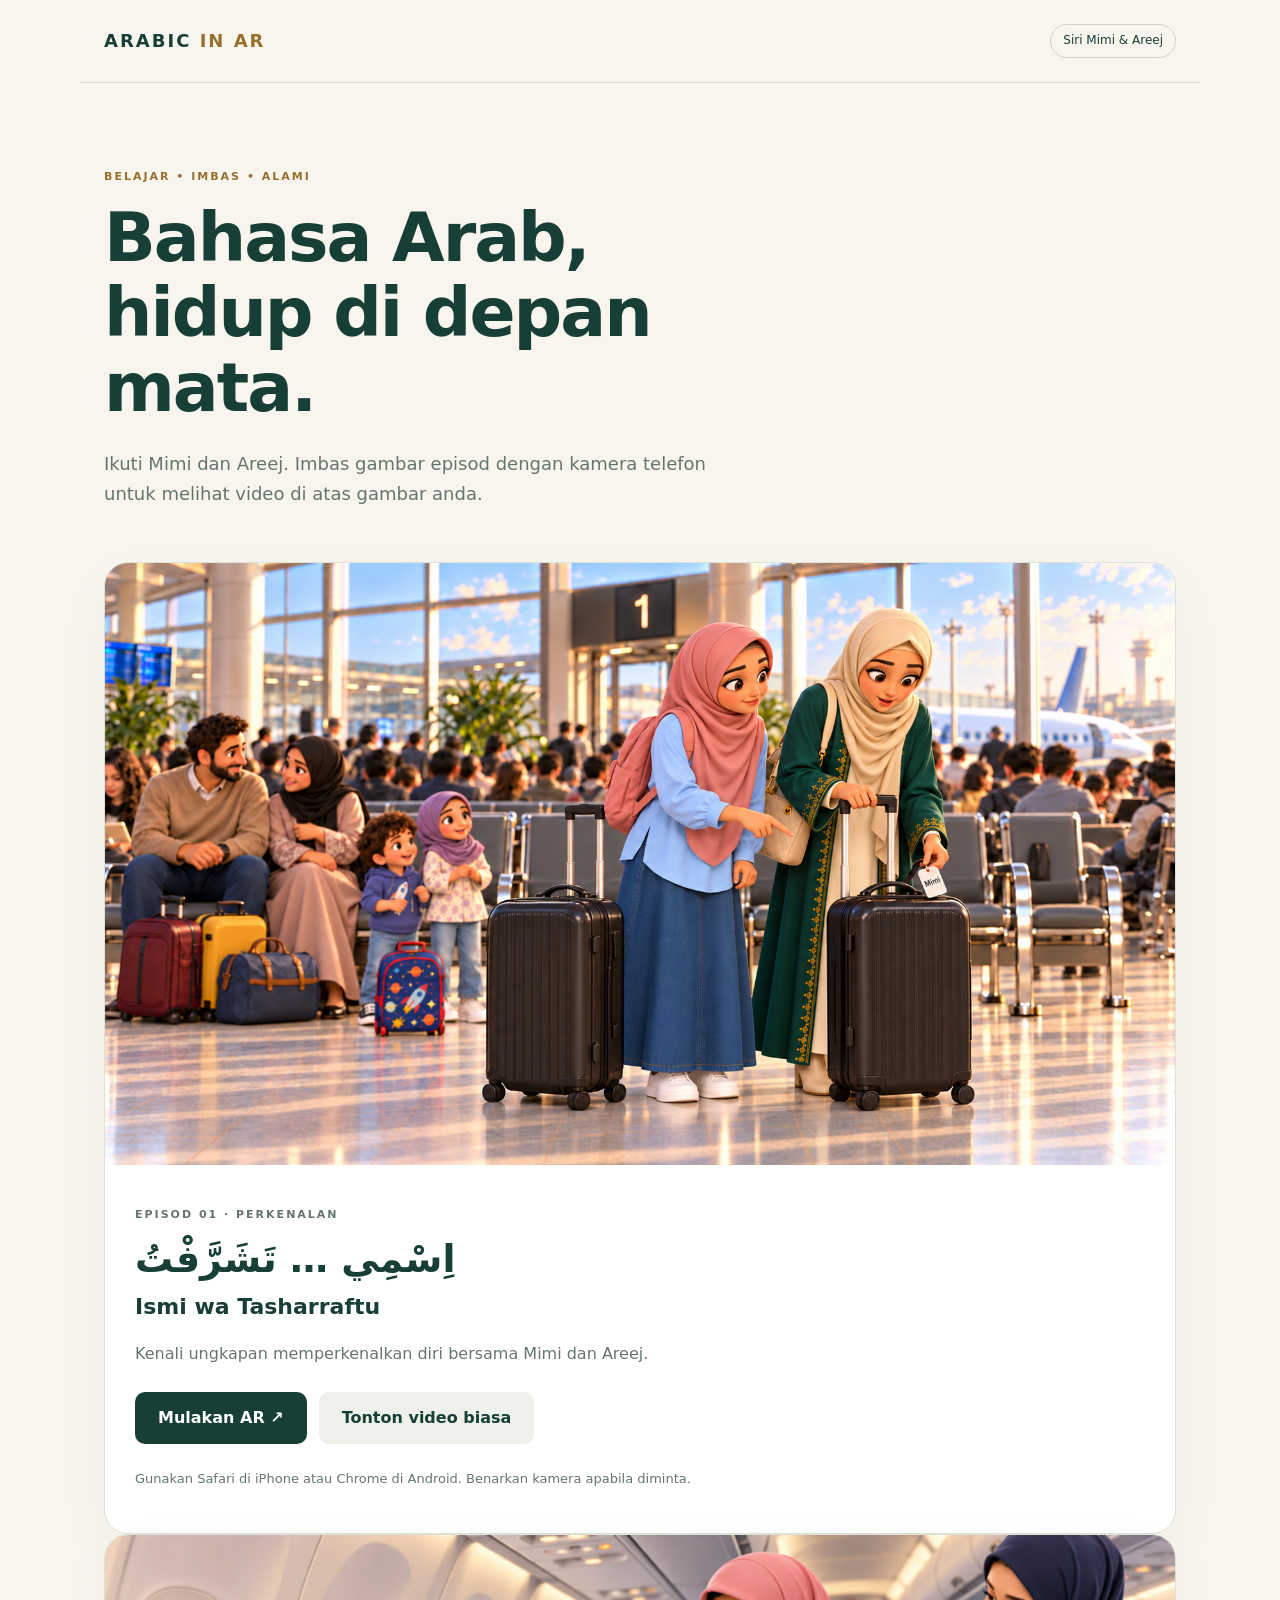
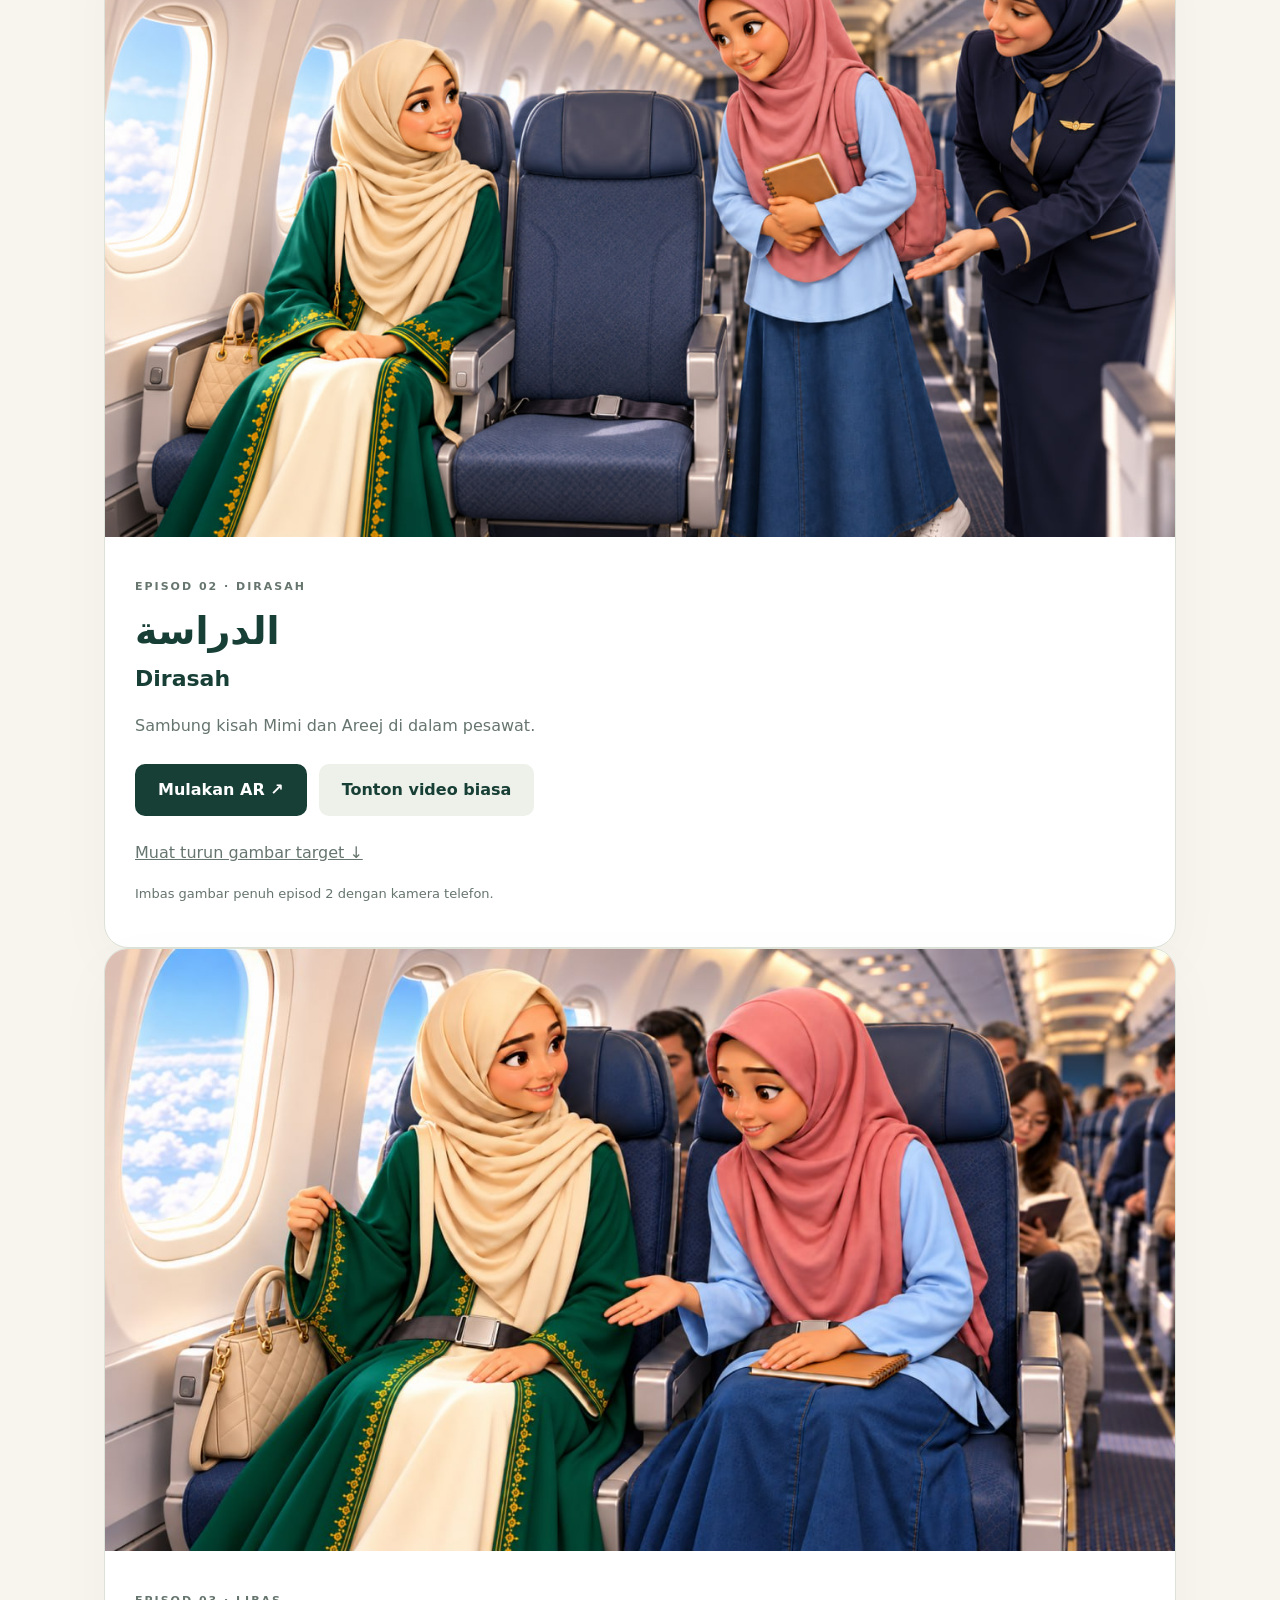
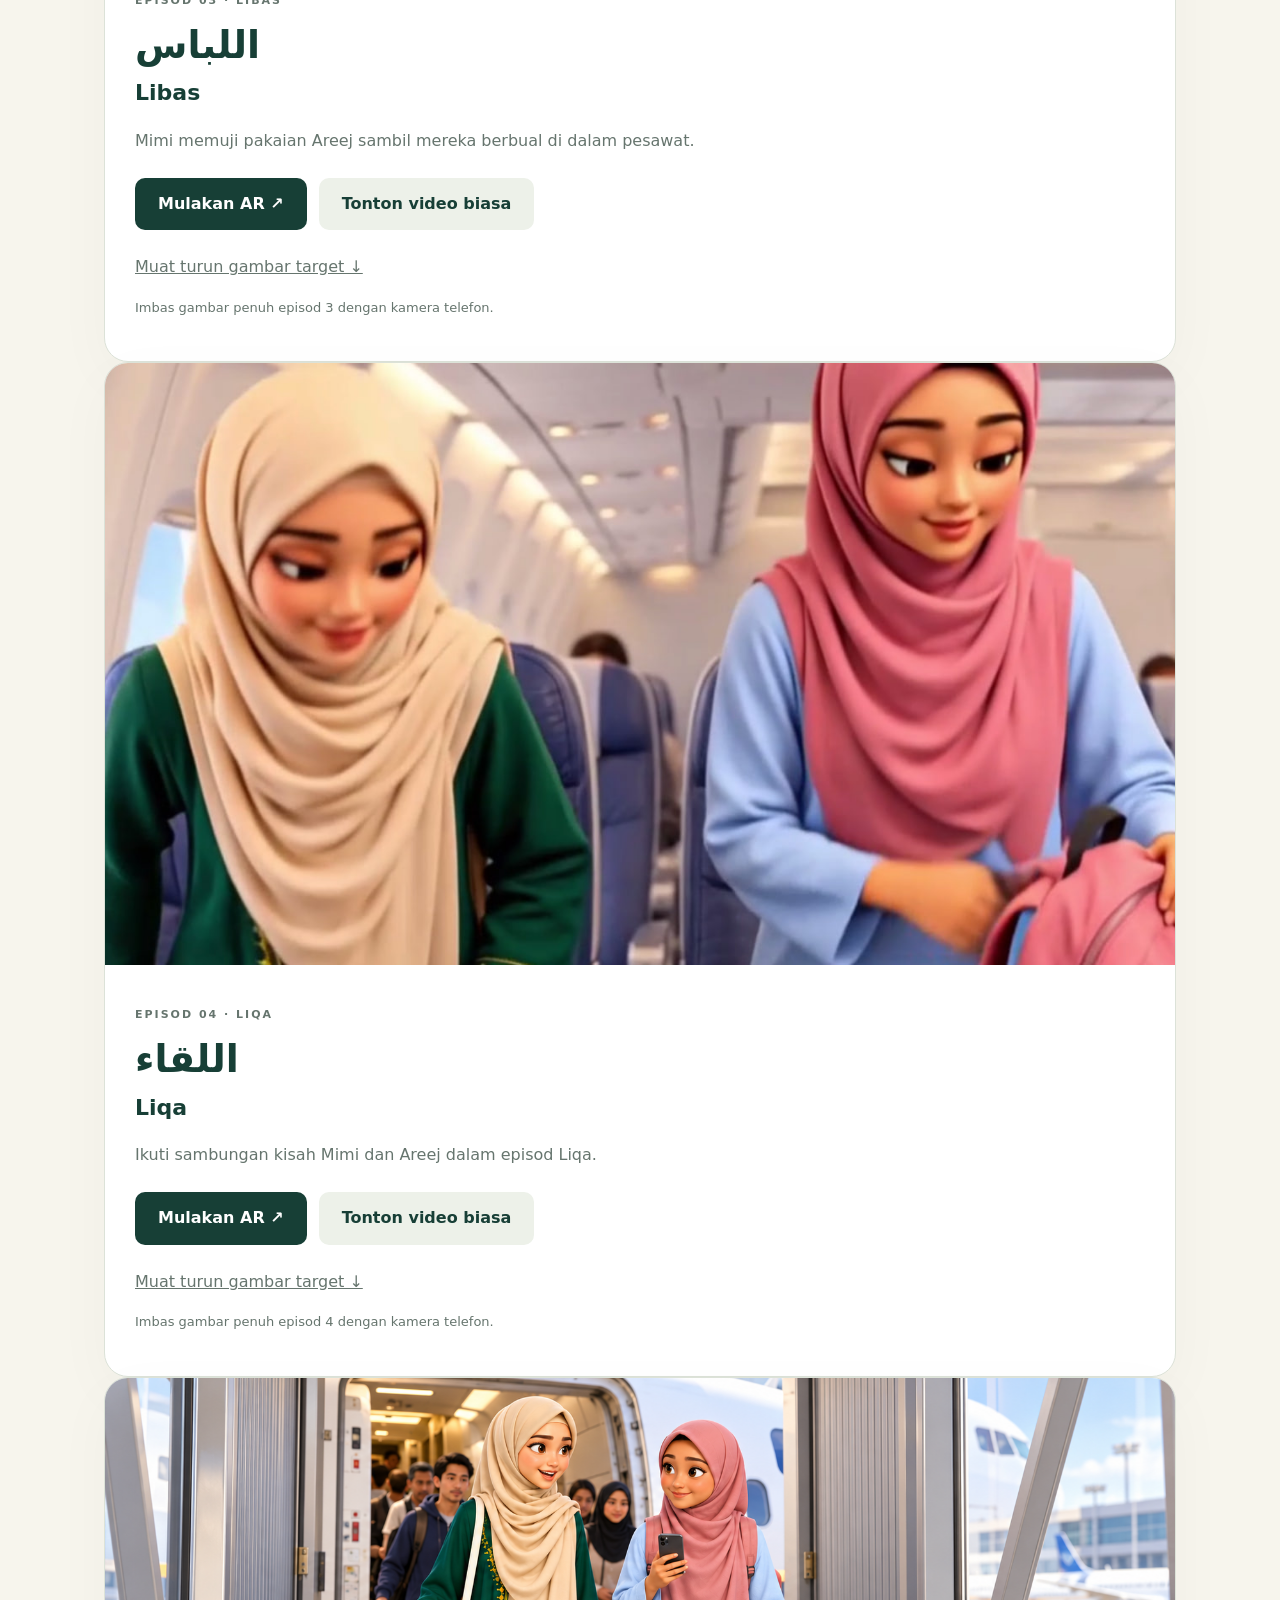
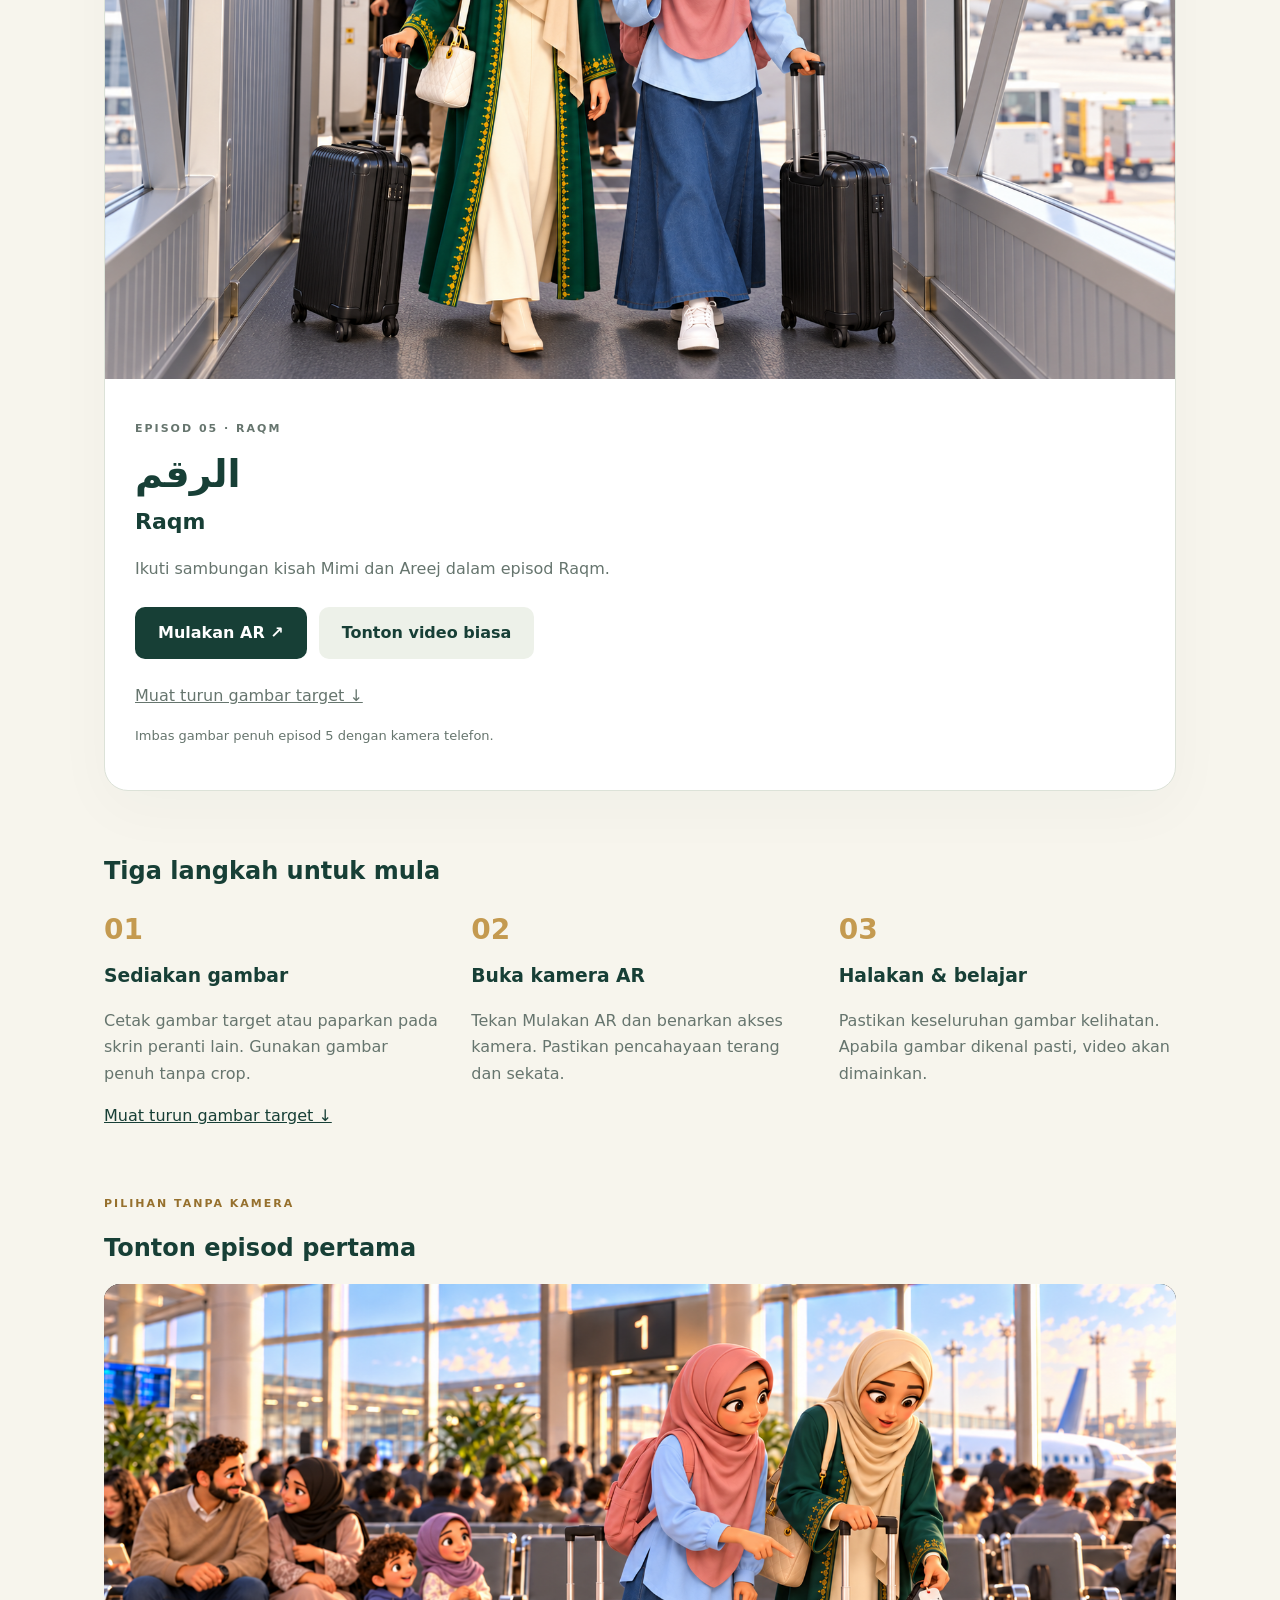
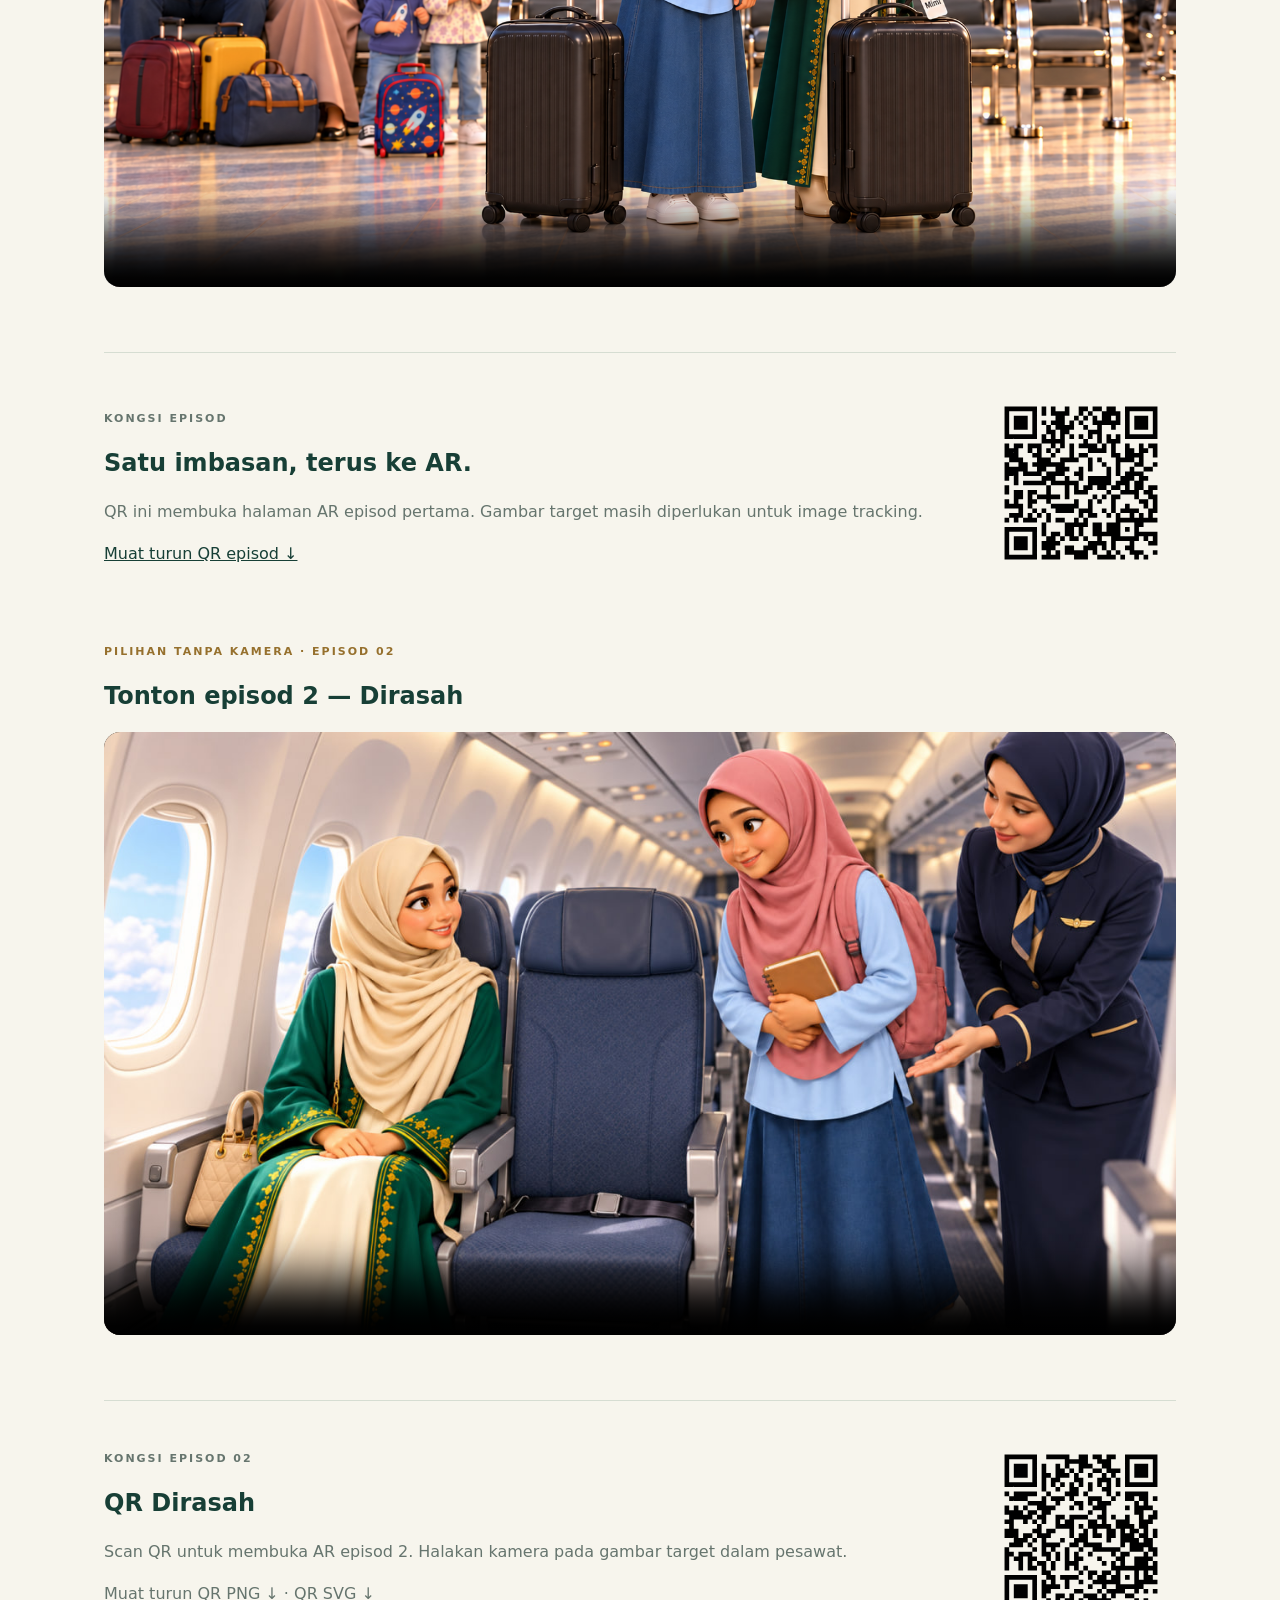
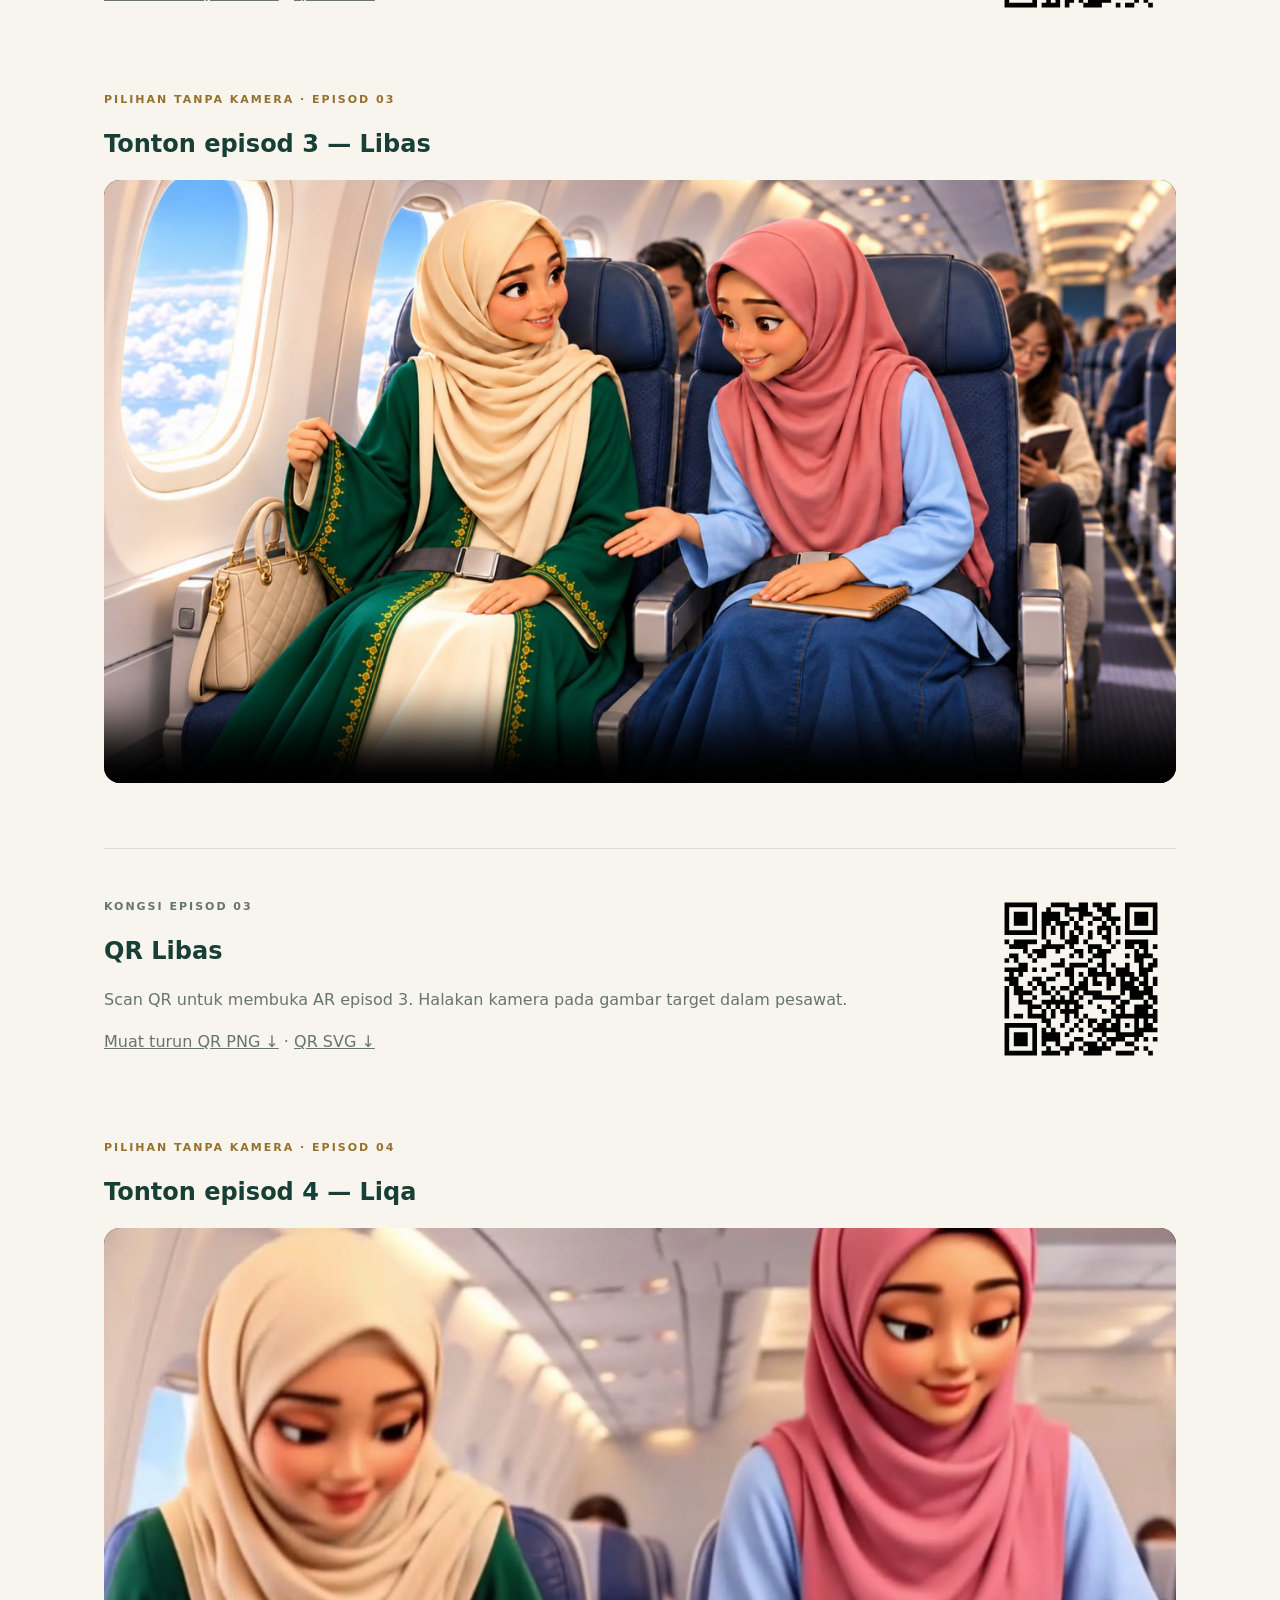
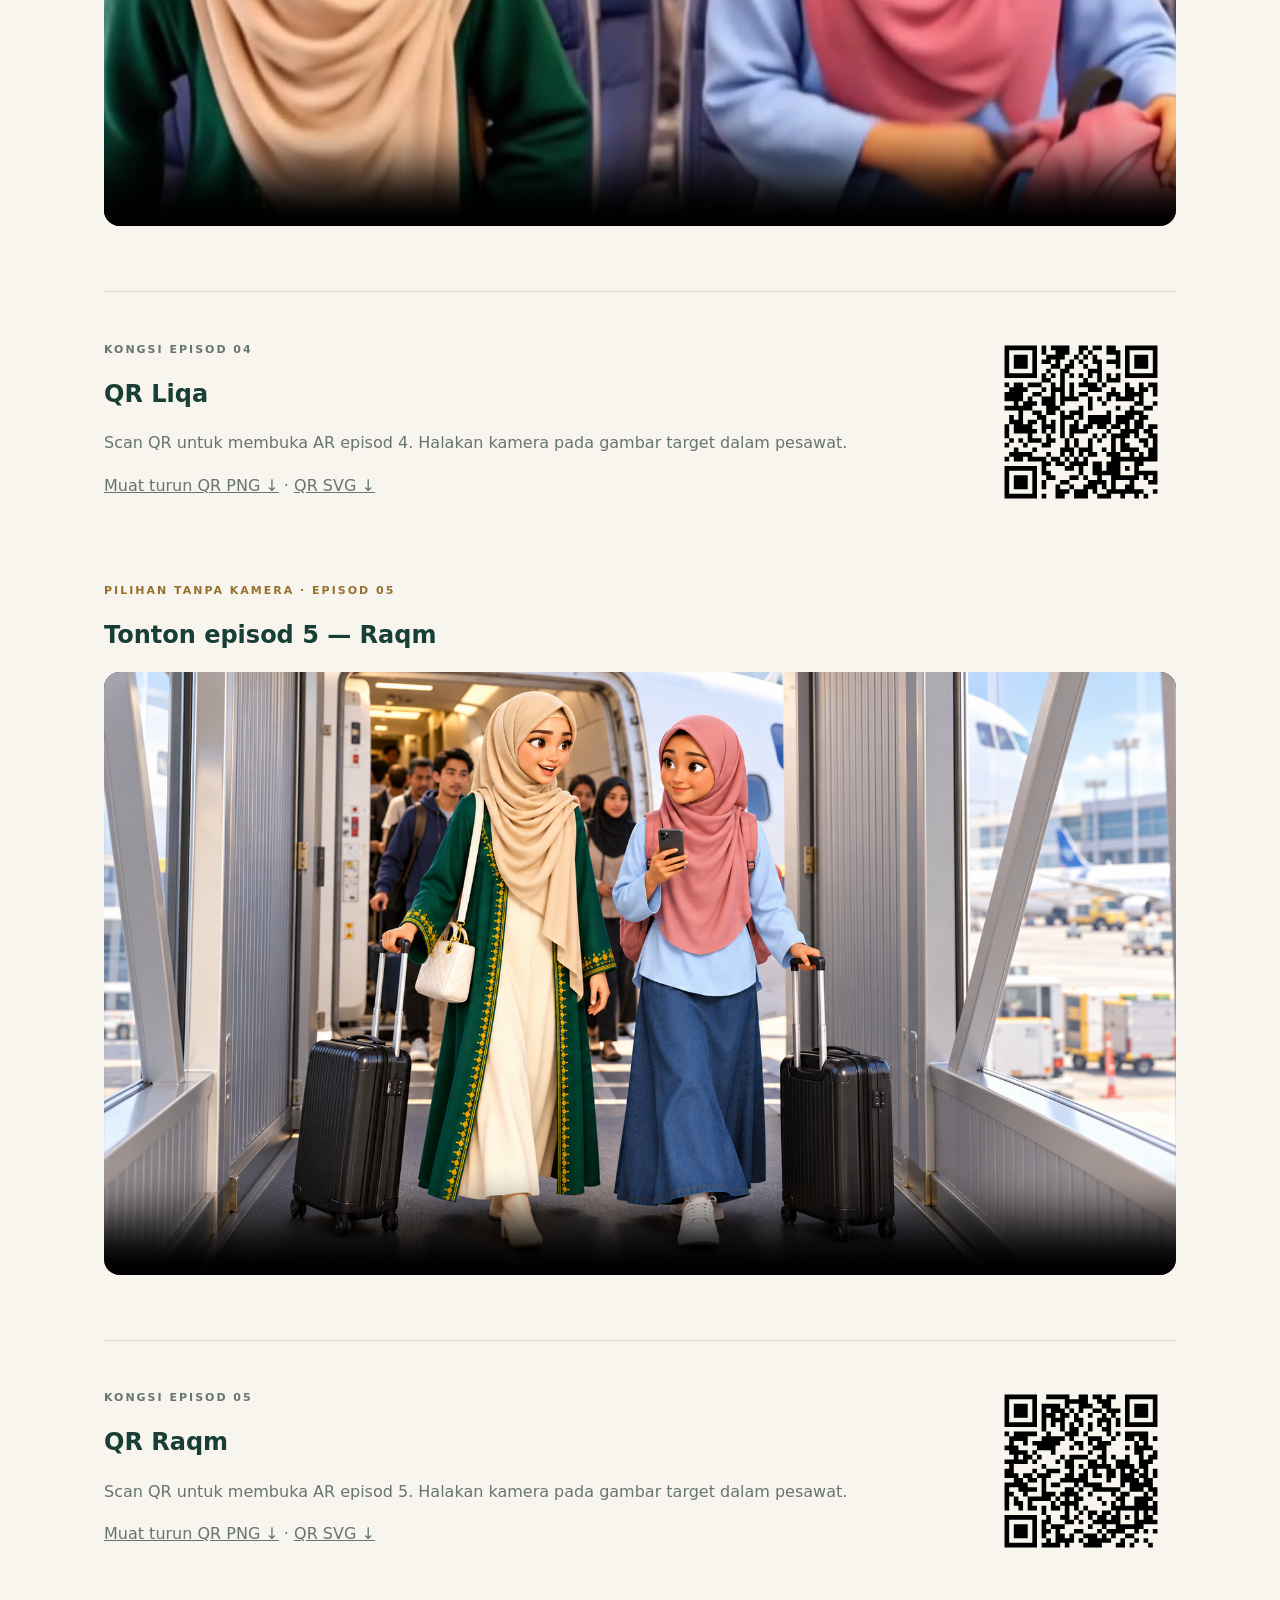
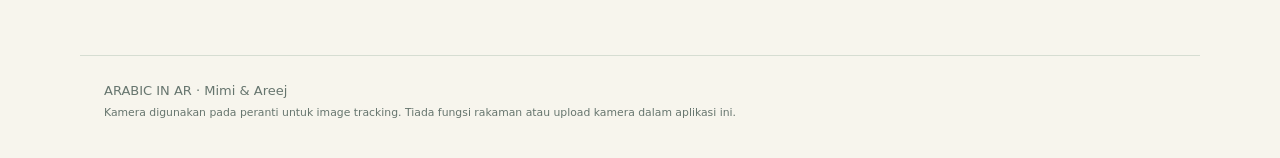
<file: index.html>
<!doctype html><html lang="ms"><head><meta charset="utf-8"><meta name="viewport" content="width=device-width,initial-scale=1"><meta name="theme-color" content="#153e36"><title>Arabic in AR — Mimi & Areej</title><link rel="stylesheet" href="style.css"></head><body><header><a class="brand" href="./">ARABIC <span>IN AR</span></a><span class="pill">Siri Mimi & Areej</span></header><main><section class="intro"><p class="eyebrow">BELAJAR • IMBAS • ALAMI</p><h1>Bahasa Arab,<br>hidup di depan mata.</h1><p>Ikuti Mimi dan Areej. Imbas gambar episod dengan kamera telefon untuk melihat video di atas gambar anda.</p></section><article class="episode"><img class="hero" src="Mimi%20and%20Areej%20Inspect%20the%20Tag.png" alt="Mimi dan Areej melihat tag beg di lapangan terbang"><div class="details"><p class="eyebrow">EPISOD 01 · PERKENALAN</p><h2 lang="ar" dir="rtl">اِسْمِي … تَشَرَّفْتُ</h2><h3>Ismi wa Tasharraftu</h3><p>Kenali ungkapan memperkenalkan diri bersama Mimi dan Areej.</p><div class="actions"><a class="button" href="ar.html">Mulakan AR ↗</a><a class="button secondary" href="#video">Tonton video biasa</a></div><p class="small">Gunakan Safari di iPhone atau Chrome di Android. Benarkan kamera apabila diminta.</p></div></article><article class="episode" id="episod-2"><img class="hero" src="scene%20masuk%20pesawat.jpg" alt="Mimi bertemu Areej di dalam pesawat"><div class="details"><p class="eyebrow">EPISOD 02 · DIRASAH</p><h2 lang="ar" dir="rtl">الدراسة</h2><h3>Dirasah</h3><p>Sambung kisah Mimi dan Areej di dalam pesawat.</p><div class="actions"><a class="button" href="ar-2.html">Mulakan AR ↗</a><a class="button secondary" href="#video-2">Tonton video biasa</a></div><p><a href="scene%20masuk%20pesawat.jpg" download>Muat turun gambar target ↓</a></p><p class="small">Imbas gambar penuh episod 2 dengan kamera telefon.</p></div></article><article class="episode" id="episod-3"><img class="hero" src="imej%20puji%20libas.jpg" alt="Mimi memuji pakaian Areej"><div class="details"><p class="eyebrow">EPISOD 03 · LIBAS</p><h2 lang="ar" dir="rtl">اللباس</h2><h3>Libas</h3><p>Mimi memuji pakaian Areej sambil mereka berbual di dalam pesawat.</p><div class="actions"><a class="button" href="ar-3.html">Mulakan AR ↗</a><a class="button secondary" href="#video-3">Tonton video biasa</a></div><p><a href="imej%20puji%20libas.jpg" download>Muat turun gambar target ↓</a></p><p class="small">Imbas gambar penuh episod 3 dengan kamera telefon.</p></div></article><article class="episode" id="episod-4"><img class="hero" src="imej%20liqa.jpg" alt="Mimi dan Areej dalam episod Liqa"><div class="details"><p class="eyebrow">EPISOD 04 · LIQA</p><h2 lang="ar" dir="rtl">اللقاء</h2><h3>Liqa</h3><p>Ikuti sambungan kisah Mimi dan Areej dalam episod Liqa.</p><div class="actions"><a class="button" href="ar-4.html">Mulakan AR ↗</a><a class="button secondary" href="#video-4">Tonton video biasa</a></div><p><a href="imej%20liqa.jpg" download>Muat turun gambar target ↓</a></p><p class="small">Imbas gambar penuh episod 4 dengan kamera telefon.</p></div></article><article class="episode" id="episod-5"><img class="hero" src="Areej%20and%20Mimi%20enter%20the%20jet%20bridge.png" alt="Mimi dan Areej dalam episod Raqm"><div class="details"><p class="eyebrow">EPISOD 05 · RAQM</p><h2 lang="ar" dir="rtl">الرقم</h2><h3>Raqm</h3><p>Ikuti sambungan kisah Mimi dan Areej dalam episod Raqm.</p><div class="actions"><a class="button" href="ar-5.html">Mulakan AR ↗</a><a class="button secondary" href="#video-5">Tonton video biasa</a></div><p><a href="Areej%20and%20Mimi%20enter%20the%20jet%20bridge.png" download>Muat turun gambar target ↓</a></p><p class="small">Imbas gambar penuh episod 5 dengan kamera telefon.</p></div></article><section class="steps"><h2>Tiga langkah untuk mula</h2><div class="step-grid"><div><b>01</b><h3>Sediakan gambar</h3><p>Cetak gambar target atau paparkan pada skrin peranti lain. Gunakan gambar penuh tanpa crop.</p><a href="Mimi%20and%20Areej%20Inspect%20the%20Tag.png" download>Muat turun gambar target ↓</a></div><div><b>02</b><h3>Buka kamera AR</h3><p>Tekan Mulakan AR dan benarkan akses kamera. Pastikan pencahayaan terang dan sekata.</p></div><div><b>03</b><h3>Halakan & belajar</h3><p>Pastikan keseluruhan gambar kelihatan. Apabila gambar dikenal pasti, video akan dimainkan.</p></div></div></section><section id="video"><p class="eyebrow">PILIHAN TANPA KAMERA</p><h2>Tonton episod pertama</h2><video controls playsinline preload="metadata" poster="Mimi%20and%20Areej%20Inspect%20the%20Tag.png" src="video%20gabung%20ismi%20wa%20tasharaaftu.mp4"></video></section><section class="qr"><div><p class="eyebrow">KONGSI EPISOD</p><h2>Satu imbasan, terus ke AR.</h2><p>QR ini membuka halaman AR episod pertama. Gambar target masih diperlukan untuk image tracking.</p><a href="assets/ismi-qr.svg" download="ismi-ar-qr.svg">Muat turun QR episod ↓</a></div><img src="assets/ismi-qr.svg" alt="QR halaman AR episod pertama"></section><section id="video-2"><p class="eyebrow">PILIHAN TANPA KAMERA · EPISOD 02</p><h2>Tonton episod 2 — Dirasah</h2><video controls playsinline preload="metadata" poster="scene%20masuk%20pesawat.jpg" src="video%20gabung%202dan%203%20dirasah.mp4"></video></section><section class="qr"><div><p class="eyebrow">KONGSI EPISOD 02</p><h2>QR Dirasah</h2><p>Scan QR untuk membuka AR episod 2. Halakan kamera pada gambar target dalam pesawat.</p><p><a href="assets/dirasah-qr.png" download="dirasah-ar-qr.png">Muat turun QR PNG ↓</a> · <a href="assets/dirasah-qr.svg" download="dirasah-ar-qr.svg">QR SVG ↓</a></p></div><img src="assets/dirasah-qr.svg" alt="QR halaman AR episod 2 Dirasah"></section><section id="video-3"><p class="eyebrow">PILIHAN TANPA KAMERA · EPISOD 03</p><h2>Tonton episod 3 — Libas</h2><video controls playsinline preload="metadata" poster="imej%20puji%20libas.jpg" src="video%20scene%20libas.mp4"></video></section><section class="qr"><div><p class="eyebrow">KONGSI EPISOD 03</p><h2>QR Libas</h2><p>Scan QR untuk membuka AR episod 3. Halakan kamera pada gambar target dalam pesawat.</p><p><a href="assets/libas-qr.png" download="libas-ar-qr.png">Muat turun QR PNG ↓</a> · <a href="assets/libas-qr.svg" download="libas-ar-qr.svg">QR SVG ↓</a></p></div><img src="assets/libas-qr.svg" alt="QR halaman AR episod 3 Libas"></section><section id="video-4"><p class="eyebrow">PILIHAN TANPA KAMERA · EPISOD 04</p><h2>Tonton episod 4 — Liqa</h2><video controls playsinline preload="metadata" poster="imej%20liqa.jpg" src="video%204%20liqa.mp4"></video></section><section class="qr"><div><p class="eyebrow">KONGSI EPISOD 04</p><h2>QR Liqa</h2><p>Scan QR untuk membuka AR episod 4. Halakan kamera pada gambar target dalam pesawat.</p><p><a href="assets/liqa-qr.png" download="liqa-ar-qr.png">Muat turun QR PNG ↓</a> · <a href="assets/liqa-qr.svg" download="liqa-ar-qr.svg">QR SVG ↓</a></p></div><img src="assets/liqa-qr.svg" alt="QR halaman AR episod 4 Liqa"></section><section id="video-5"><p class="eyebrow">PILIHAN TANPA KAMERA · EPISOD 05</p><h2>Tonton episod 5 — Raqm</h2><video controls playsinline preload="metadata" poster="Areej%20and%20Mimi%20enter%20the%20jet%20bridge.png" src="video%20raqm.mp4"></video></section><section class="qr"><div><p class="eyebrow">KONGSI EPISOD 05</p><h2>QR Raqm</h2><p>Scan QR untuk membuka AR episod 5. Halakan kamera pada gambar target dalam pesawat.</p><p><a href="assets/raqm-qr.png" download="raqm-ar-qr.png">Muat turun QR PNG ↓</a> · <a href="assets/raqm-qr.svg" download="raqm-ar-qr.svg">QR SVG ↓</a></p></div><img src="assets/raqm-qr.svg" alt="QR halaman AR episod 5 Raqm"></section></main><footer>ARABIC IN AR · Mimi & Areej<br><small>Kamera digunakan pada peranti untuk image tracking. Tiada fungsi rakaman atau upload kamera dalam aplikasi ini.</small></footer></body></html>
</file>
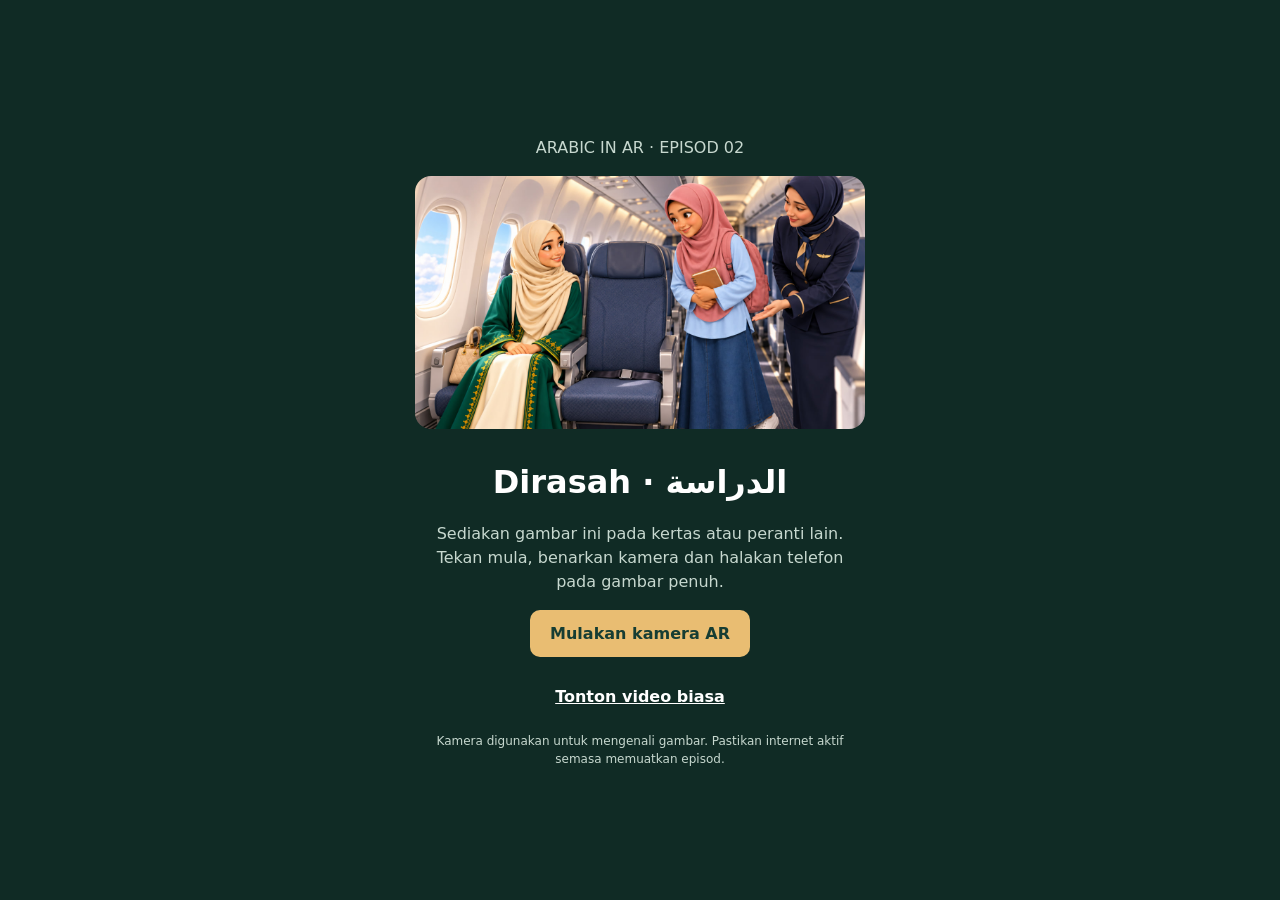
<file: ar-2.html>
<!doctype html><html lang="ms"><head><meta charset="utf-8"><meta name="viewport" content="width=device-width,initial-scale=1,viewport-fit=cover"><meta name="theme-color" content="#153e36"><title>Dirasah — Kamera AR</title><style>body{margin:0;font:16px/1.5 system-ui;background:#102b25;color:white}#welcome{position:fixed;inset:0;z-index:10;overflow:auto;background:#102b25;display:grid;place-items:center;padding:24px;box-sizing:border-box}.card{max-width:450px;text-align:center}.card img{width:100%;border-radius:16px}.card h1{font-size:32px;margin-bottom:8px}.card p{color:#c7d8cf}button,.link{border:0;border-radius:10px;background:#e9bd72;color:#163d33;font:700 16px system-ui;padding:14px 20px;cursor:pointer;display:inline-block}button:disabled{opacity:.6}.link{background:transparent;color:white}#stage{position:fixed;inset:0;visibility:hidden}#hud{position:fixed;z-index:5;top:16px;left:16px;right:16px;display:none;gap:10px;align-items:center;flex-wrap:wrap}#status{background:#102b25dc;padding:12px;border-radius:10px;flex:1;font-size:14px}#controls{position:fixed;bottom:30px;left:16px;right:16px;z-index:5;display:none;gap:8px;justify-content:center;flex-wrap:wrap}#error{color:#ffe0a7;white-space:pre-line}a{color:inherit}a-scene{height:100%;width:100%}#videoAsset{display:none}</style></head><body><div id="welcome"><div class="card"><p>ARABIC IN AR · EPISOD 02</p><img src="scene%20masuk%20pesawat.jpg" alt="Gambar target Mimi dan Areej"><h1>Dirasah · الدراسة</h1><p>Sediakan gambar ini pada kertas atau peranti lain. Tekan mula, benarkan kamera dan halakan telefon pada gambar penuh.</p><button id="start">Mulakan kamera AR</button><p id="error" role="alert"></p><a class="link" href="./#video-2">Tonton video biasa</a><p style="font-size:12px">Kamera digunakan untuk mengenali gambar. Pastikan internet aktif semasa memuatkan episod.</p></div></div><div id="stage"></div><div id="hud"><a class="link" href="./">← Keluar</a><div id="status" role="status" aria-live="polite">Memulakan kamera…</div></div><div id="controls"><button id="sound">Hidupkan suara</button><button id="replay">Ulang video</button><a class="link" href="./#video-2">Video biasa</a></div><video id="videoAsset" src="video%20gabung%202dan%203%20dirasah.mp4" playsinline webkit-playsinline muted loop preload="none" crossorigin="anonymous"></video><script src="ar-2.js"></script></body></html>
</file>
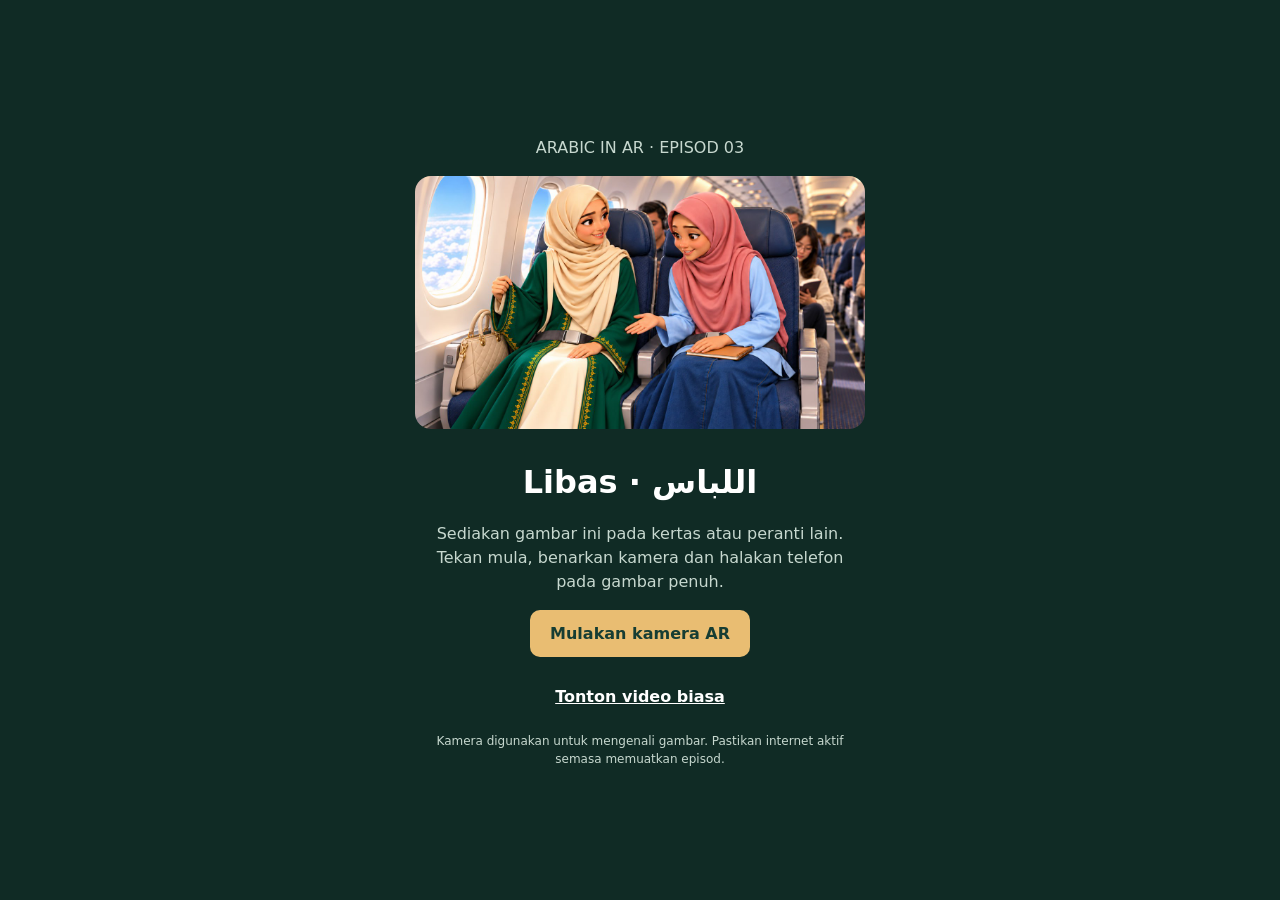
<file: ar-3.html>
<!doctype html><html lang="ms"><head><meta charset="utf-8"><meta name="viewport" content="width=device-width,initial-scale=1,viewport-fit=cover"><meta name="theme-color" content="#153e36"><title>Libas — Kamera AR</title><style>body{margin:0;font:16px/1.5 system-ui;background:#102b25;color:white}#welcome{position:fixed;inset:0;z-index:10;overflow:auto;background:#102b25;display:grid;place-items:center;padding:24px;box-sizing:border-box}.card{max-width:450px;text-align:center}.card img{width:100%;border-radius:16px}.card h1{font-size:32px;margin-bottom:8px}.card p{color:#c7d8cf}button,.link{border:0;border-radius:10px;background:#e9bd72;color:#163d33;font:700 16px system-ui;padding:14px 20px;cursor:pointer;display:inline-block}button:disabled{opacity:.6}.link{background:transparent;color:white}#stage{position:fixed;inset:0;visibility:hidden}#hud{position:fixed;z-index:5;top:16px;left:16px;right:16px;display:none;gap:10px;align-items:center;flex-wrap:wrap}#status{background:#102b25dc;padding:12px;border-radius:10px;flex:1;font-size:14px}#controls{position:fixed;bottom:30px;left:16px;right:16px;z-index:5;display:none;gap:8px;justify-content:center;flex-wrap:wrap}#error{color:#ffe0a7;white-space:pre-line}a{color:inherit}a-scene{height:100%;width:100%}#videoAsset{display:none}</style></head><body><div id="welcome"><div class="card"><p>ARABIC IN AR · EPISOD 03</p><img src="imej%20puji%20libas.jpg" alt="Gambar target Mimi dan Areej"><h1>Libas · اللباس</h1><p>Sediakan gambar ini pada kertas atau peranti lain. Tekan mula, benarkan kamera dan halakan telefon pada gambar penuh.</p><button id="start">Mulakan kamera AR</button><p id="error" role="alert"></p><a class="link" href="./#video-3">Tonton video biasa</a><p style="font-size:12px">Kamera digunakan untuk mengenali gambar. Pastikan internet aktif semasa memuatkan episod.</p></div></div><div id="stage"></div><div id="hud"><a class="link" href="./">← Keluar</a><div id="status" role="status" aria-live="polite">Memulakan kamera…</div></div><div id="controls"><button id="sound">Hidupkan suara</button><button id="replay">Ulang video</button><a class="link" href="./#video-3">Video biasa</a></div><video id="videoAsset" src="video%20scene%20libas.mp4" playsinline webkit-playsinline muted loop preload="none" crossorigin="anonymous"></video><script src="ar-3.js"></script></body></html>
</file>
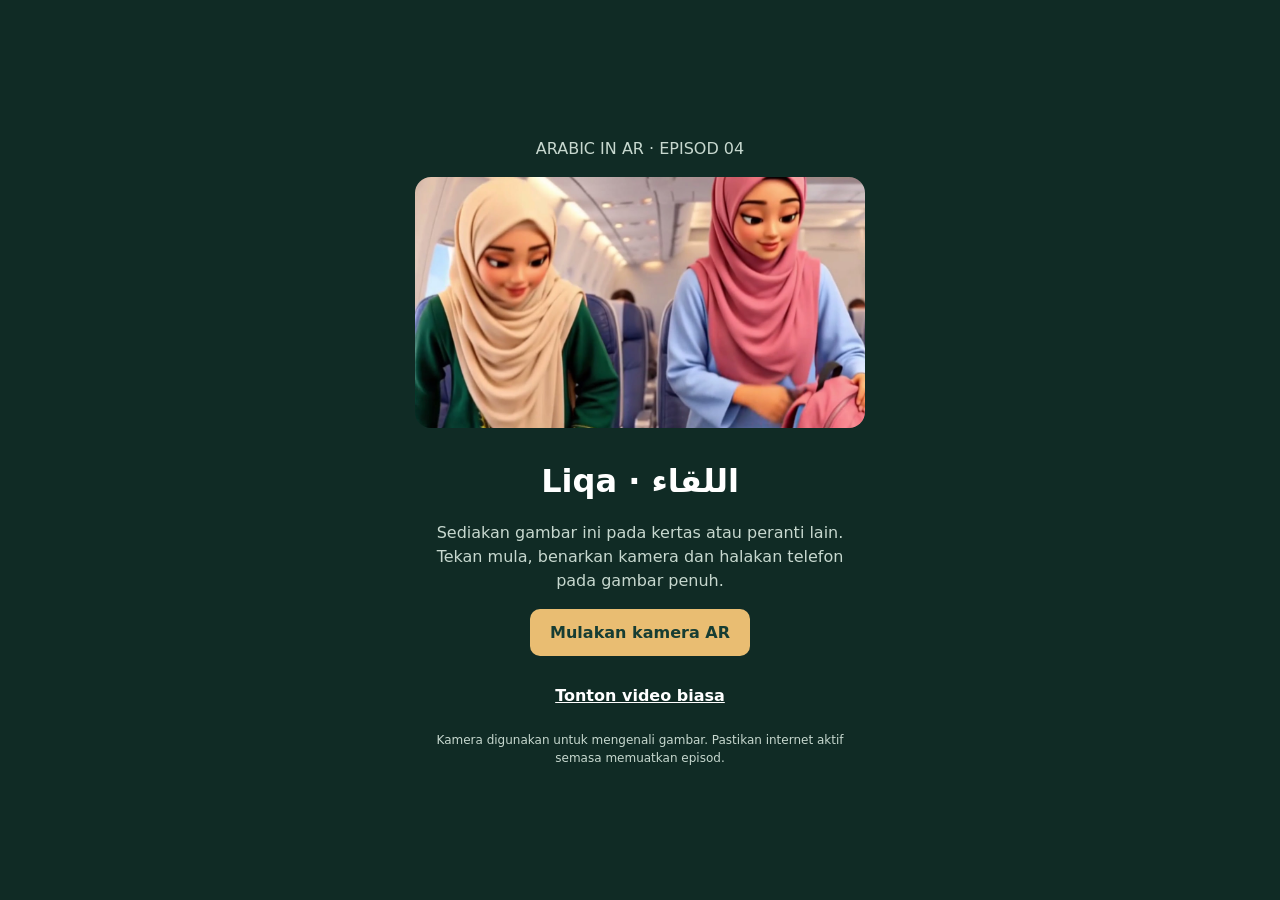
<file: ar-4.html>
<!doctype html><html lang="ms"><head><meta charset="utf-8"><meta name="viewport" content="width=device-width,initial-scale=1,viewport-fit=cover"><meta name="theme-color" content="#153e36"><title>Liqa — Kamera AR</title><style>body{margin:0;font:16px/1.5 system-ui;background:#102b25;color:white}#welcome{position:fixed;inset:0;z-index:10;overflow:auto;background:#102b25;display:grid;place-items:center;padding:24px;box-sizing:border-box}.card{max-width:450px;text-align:center}.card img{width:100%;border-radius:16px}.card h1{font-size:32px;margin-bottom:8px}.card p{color:#c7d8cf}button,.link{border:0;border-radius:10px;background:#e9bd72;color:#163d33;font:700 16px system-ui;padding:14px 20px;cursor:pointer;display:inline-block}button:disabled{opacity:.6}.link{background:transparent;color:white}#stage{position:fixed;inset:0;visibility:hidden}#hud{position:fixed;z-index:5;top:16px;left:16px;right:16px;display:none;gap:10px;align-items:center;flex-wrap:wrap}#status{background:#102b25dc;padding:12px;border-radius:10px;flex:1;font-size:14px}#controls{position:fixed;bottom:30px;left:16px;right:16px;z-index:5;display:none;gap:8px;justify-content:center;flex-wrap:wrap}#error{color:#ffe0a7;white-space:pre-line}a{color:inherit}a-scene{height:100%;width:100%}#videoAsset{display:none}</style></head><body><div id="welcome"><div class="card"><p>ARABIC IN AR · EPISOD 04</p><img src="imej%20liqa.jpg" alt="Gambar target Mimi dan Areej"><h1>Liqa · اللقاء</h1><p>Sediakan gambar ini pada kertas atau peranti lain. Tekan mula, benarkan kamera dan halakan telefon pada gambar penuh.</p><button id="start">Mulakan kamera AR</button><p id="error" role="alert"></p><a class="link" href="./#video-4">Tonton video biasa</a><p style="font-size:12px">Kamera digunakan untuk mengenali gambar. Pastikan internet aktif semasa memuatkan episod.</p></div></div><div id="stage"></div><div id="hud"><a class="link" href="./">← Keluar</a><div id="status" role="status" aria-live="polite">Memulakan kamera…</div></div><div id="controls"><button id="sound">Hidupkan suara</button><button id="replay">Ulang video</button><a class="link" href="./#video-4">Video biasa</a></div><video id="videoAsset" src="video%204%20liqa.mp4" playsinline webkit-playsinline muted loop preload="none" crossorigin="anonymous"></video><script src="ar-4.js"></script></body></html>
</file>
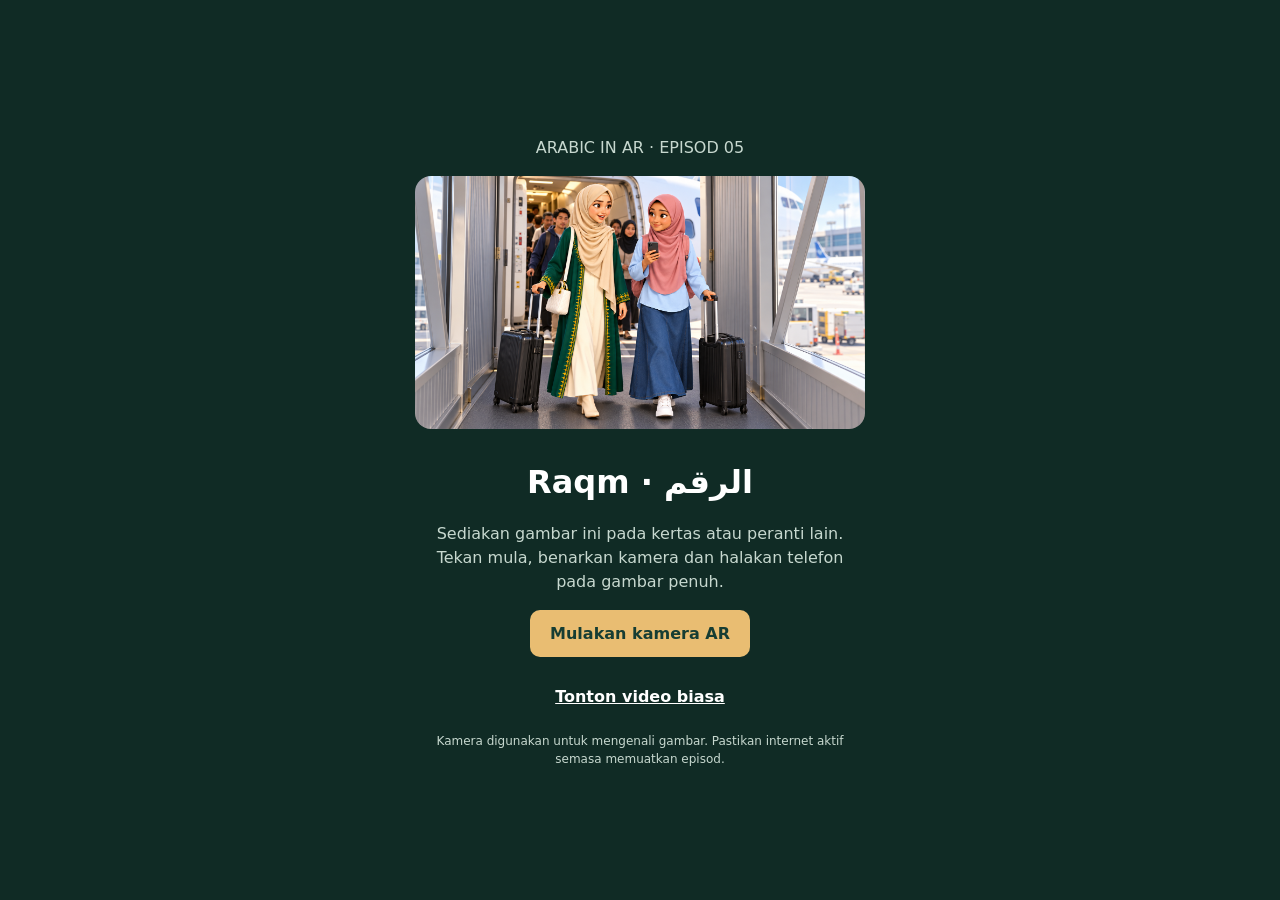
<file: ar-5.html>
<!doctype html><html lang="ms"><head><meta charset="utf-8"><meta name="viewport" content="width=device-width,initial-scale=1,viewport-fit=cover"><meta name="theme-color" content="#153e36"><title>Raqm — Kamera AR</title><style>body{margin:0;font:16px/1.5 system-ui;background:#102b25;color:white}#welcome{position:fixed;inset:0;z-index:10;overflow:auto;background:#102b25;display:grid;place-items:center;padding:24px;box-sizing:border-box}.card{max-width:450px;text-align:center}.card img{width:100%;border-radius:16px}.card h1{font-size:32px;margin-bottom:8px}.card p{color:#c7d8cf}button,.link{border:0;border-radius:10px;background:#e9bd72;color:#163d33;font:700 16px system-ui;padding:14px 20px;cursor:pointer;display:inline-block}button:disabled{opacity:.6}.link{background:transparent;color:white}#stage{position:fixed;inset:0;visibility:hidden}#hud{position:fixed;z-index:5;top:16px;left:16px;right:16px;display:none;gap:10px;align-items:center;flex-wrap:wrap}#status{background:#102b25dc;padding:12px;border-radius:10px;flex:1;font-size:14px}#controls{position:fixed;bottom:30px;left:16px;right:16px;z-index:5;display:none;gap:8px;justify-content:center;flex-wrap:wrap}#error{color:#ffe0a7;white-space:pre-line}a{color:inherit}a-scene{height:100%;width:100%}#videoAsset{display:none}</style></head><body><div id="welcome"><div class="card"><p>ARABIC IN AR · EPISOD 05</p><img src="Areej%20and%20Mimi%20enter%20the%20jet%20bridge.png" alt="Gambar target Mimi dan Areej"><h1>Raqm · الرقم</h1><p>Sediakan gambar ini pada kertas atau peranti lain. Tekan mula, benarkan kamera dan halakan telefon pada gambar penuh.</p><button id="start">Mulakan kamera AR</button><p id="error" role="alert"></p><a class="link" href="./#video-5">Tonton video biasa</a><p style="font-size:12px">Kamera digunakan untuk mengenali gambar. Pastikan internet aktif semasa memuatkan episod.</p></div></div><div id="stage"></div><div id="hud"><a class="link" href="./">← Keluar</a><div id="status" role="status" aria-live="polite">Memulakan kamera…</div></div><div id="controls"><button id="sound">Hidupkan suara</button><button id="replay">Ulang video</button><a class="link" href="./#video-5">Video biasa</a></div><video id="videoAsset" src="video%20raqm.mp4" playsinline webkit-playsinline muted loop preload="none" crossorigin="anonymous"></video><script src="ar-5.js"></script></body></html>
</file>
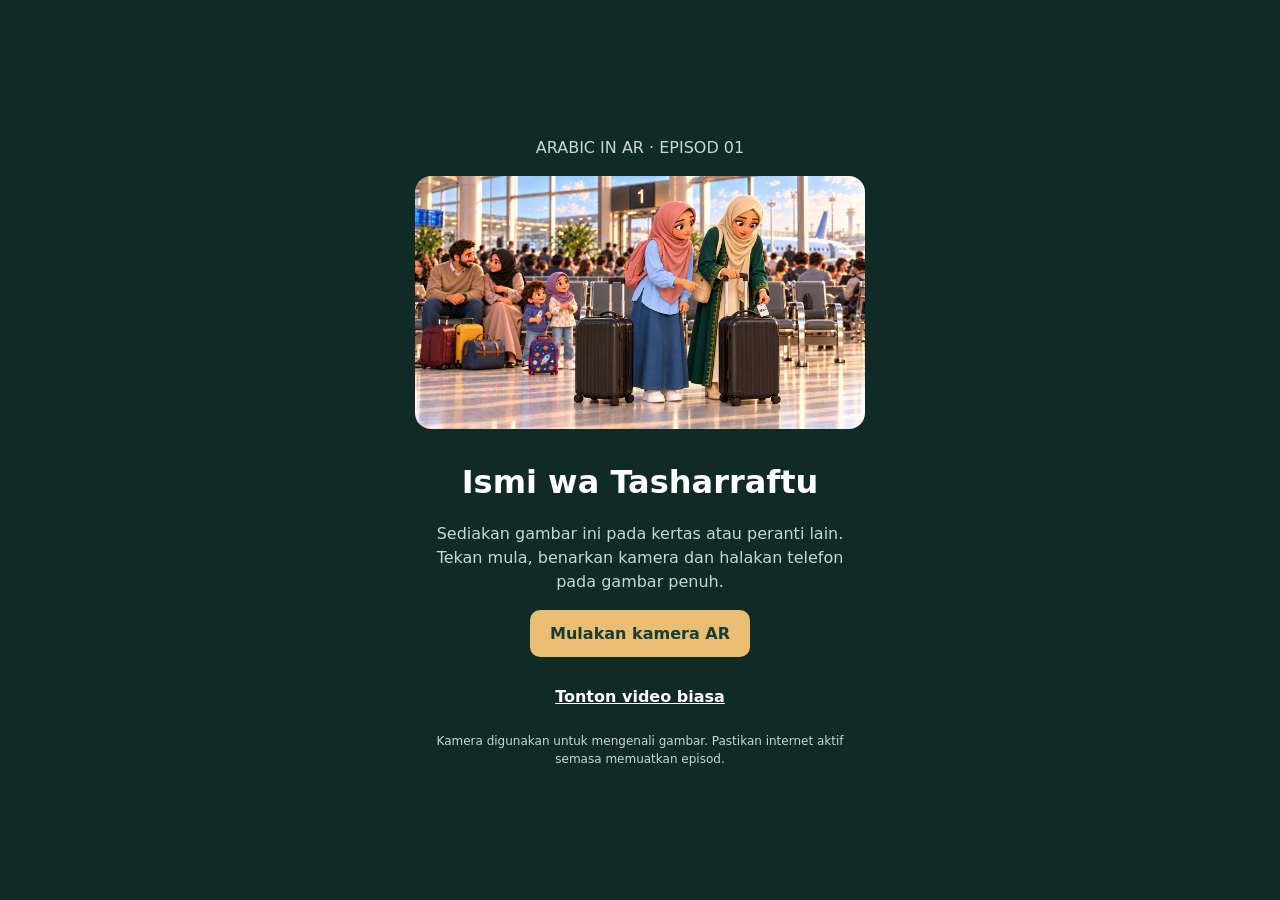
<file: ar.html>
<!doctype html><html lang="ms"><head><meta charset="utf-8"><meta name="viewport" content="width=device-width,initial-scale=1,viewport-fit=cover"><meta name="theme-color" content="#153e36"><title>Ismi — Kamera AR</title><style>body{margin:0;font:16px/1.5 system-ui;background:#102b25;color:white}#welcome{position:fixed;inset:0;z-index:10;overflow:auto;background:#102b25;display:grid;place-items:center;padding:24px;box-sizing:border-box}.card{max-width:450px;text-align:center}.card img{width:100%;border-radius:16px}.card h1{font-size:32px;margin-bottom:8px}.card p{color:#c7d8cf}button,.link{border:0;border-radius:10px;background:#e9bd72;color:#163d33;font:700 16px system-ui;padding:14px 20px;cursor:pointer;display:inline-block}button:disabled{opacity:.6}.link{background:transparent;color:white}#stage{position:fixed;inset:0;visibility:hidden}#hud{position:fixed;z-index:5;top:16px;left:16px;right:16px;display:none;gap:10px;align-items:center;flex-wrap:wrap}#status{background:#102b25dc;padding:12px;border-radius:10px;flex:1;font-size:14px}#controls{position:fixed;bottom:30px;left:16px;right:16px;z-index:5;display:none;gap:8px;justify-content:center;flex-wrap:wrap}#error{color:#ffe0a7;white-space:pre-line}a{color:inherit}a-scene{height:100%;width:100%}#videoAsset{display:none}</style></head><body><div id="welcome"><div class="card"><p>ARABIC IN AR · EPISOD 01</p><img src="Mimi%20and%20Areej%20Inspect%20the%20Tag.png" alt="Gambar target Mimi dan Areej"><h1>Ismi wa Tasharraftu</h1><p>Sediakan gambar ini pada kertas atau peranti lain. Tekan mula, benarkan kamera dan halakan telefon pada gambar penuh.</p><button id="start">Mulakan kamera AR</button><p id="error" role="alert"></p><a class="link" href="./#video">Tonton video biasa</a><p style="font-size:12px">Kamera digunakan untuk mengenali gambar. Pastikan internet aktif semasa memuatkan episod.</p></div></div><div id="stage"></div><div id="hud"><a class="link" href="./">← Keluar</a><div id="status" role="status" aria-live="polite">Memulakan kamera…</div></div><div id="controls"><button id="sound">Hidupkan suara</button><button id="replay">Ulang video</button><a class="link" href="./#video">Video biasa</a></div><video id="videoAsset" src="video%20gabung%20ismi%20wa%20tasharaaftu.mp4" playsinline webkit-playsinline muted loop preload="none" crossorigin="anonymous"></video><script src="ar.js"></script></body></html>
</file>
<file: style.css>
:root{--ink:#173f36;--muted:#66756e;--cream:#f7f5ed;--gold:#c49a50}*{box-sizing:border-box}html{scroll-behavior:smooth}body{margin:0;background:var(--cream);color:var(--ink);font:16px/1.65 system-ui,sans-serif}a{color:inherit}header,main,footer{max-width:1120px;margin:auto;padding:24px}header{display:flex;align-items:center;justify-content:space-between;border-bottom:1px solid #d8ded5}.brand{font-size:18px;font-weight:850;letter-spacing:2px;text-decoration:none}.brand span{color:#96702d}.pill{font-size:12px;border:1px solid #c9d3c8;border-radius:30px;padding:6px 12px}.intro{max-width:750px;padding:50px 0 35px}h1{font-size:clamp(36px,6vw,68px);line-height:1.1;letter-spacing:-2px;margin:15px 0 24px}.intro>p:last-child{max-width:610px;color:var(--muted);font-size:18px}.eyebrow{font-size:11px;font-weight:800;letter-spacing:2px;color:#96702d}.episode{background:white;border:1px solid #dce2d8;border-radius:24px;overflow:hidden;box-shadow:0 18px 60px #153e3608}.hero{display:block;width:100%;aspect-ratio:16/9;object-fit:cover}.details{padding:30px}.details h2{font-size:38px;text-align:left;margin:5px 0}.details h3{font-size:22px;margin:0}.details>p{color:var(--muted)}.actions{display:flex;gap:12px;flex-wrap:wrap;margin:24px 0}.button{display:inline-block;border-radius:10px;padding:13px 23px;background:var(--ink);color:white;text-decoration:none;font-weight:700}.secondary{background:#edf1e9;color:var(--ink)}.small{font-size:13px}.steps,#video,.qr{margin:65px 0}h2{line-height:1.3}.step-grid{display:grid;grid-template-columns:repeat(3,1fr);gap:30px}.step-grid b{color:var(--gold);font-size:28px}.step-grid h3{margin:8px 0}.step-grid p,.qr p{color:var(--muted)}video{display:block;width:100%;border-radius:16px;background:#000}.qr{border-top:1px solid #d6ddd2;padding-top:35px;display:flex;align-items:center;gap:40px}.qr>div{flex:1}.qr img{width:190px;height:190px}footer{font-size:13px;border-top:1px solid #d6ddd2;color:var(--muted);padding-bottom:35px}a:focus-visible,button:focus-visible{outline:3px solid #c49a50;outline-offset:4px}@media(max-width:600px){header,main,footer{padding:18px}.intro{padding-top:30px}.pill{font-size:10px}.details{padding:22px}.step-grid{grid-template-columns:1fr;gap:24px}.qr{align-items:flex-start;flex-direction:column}.qr img{width:170px;height:170px}.details h2{font-size:30px}}
</file>
